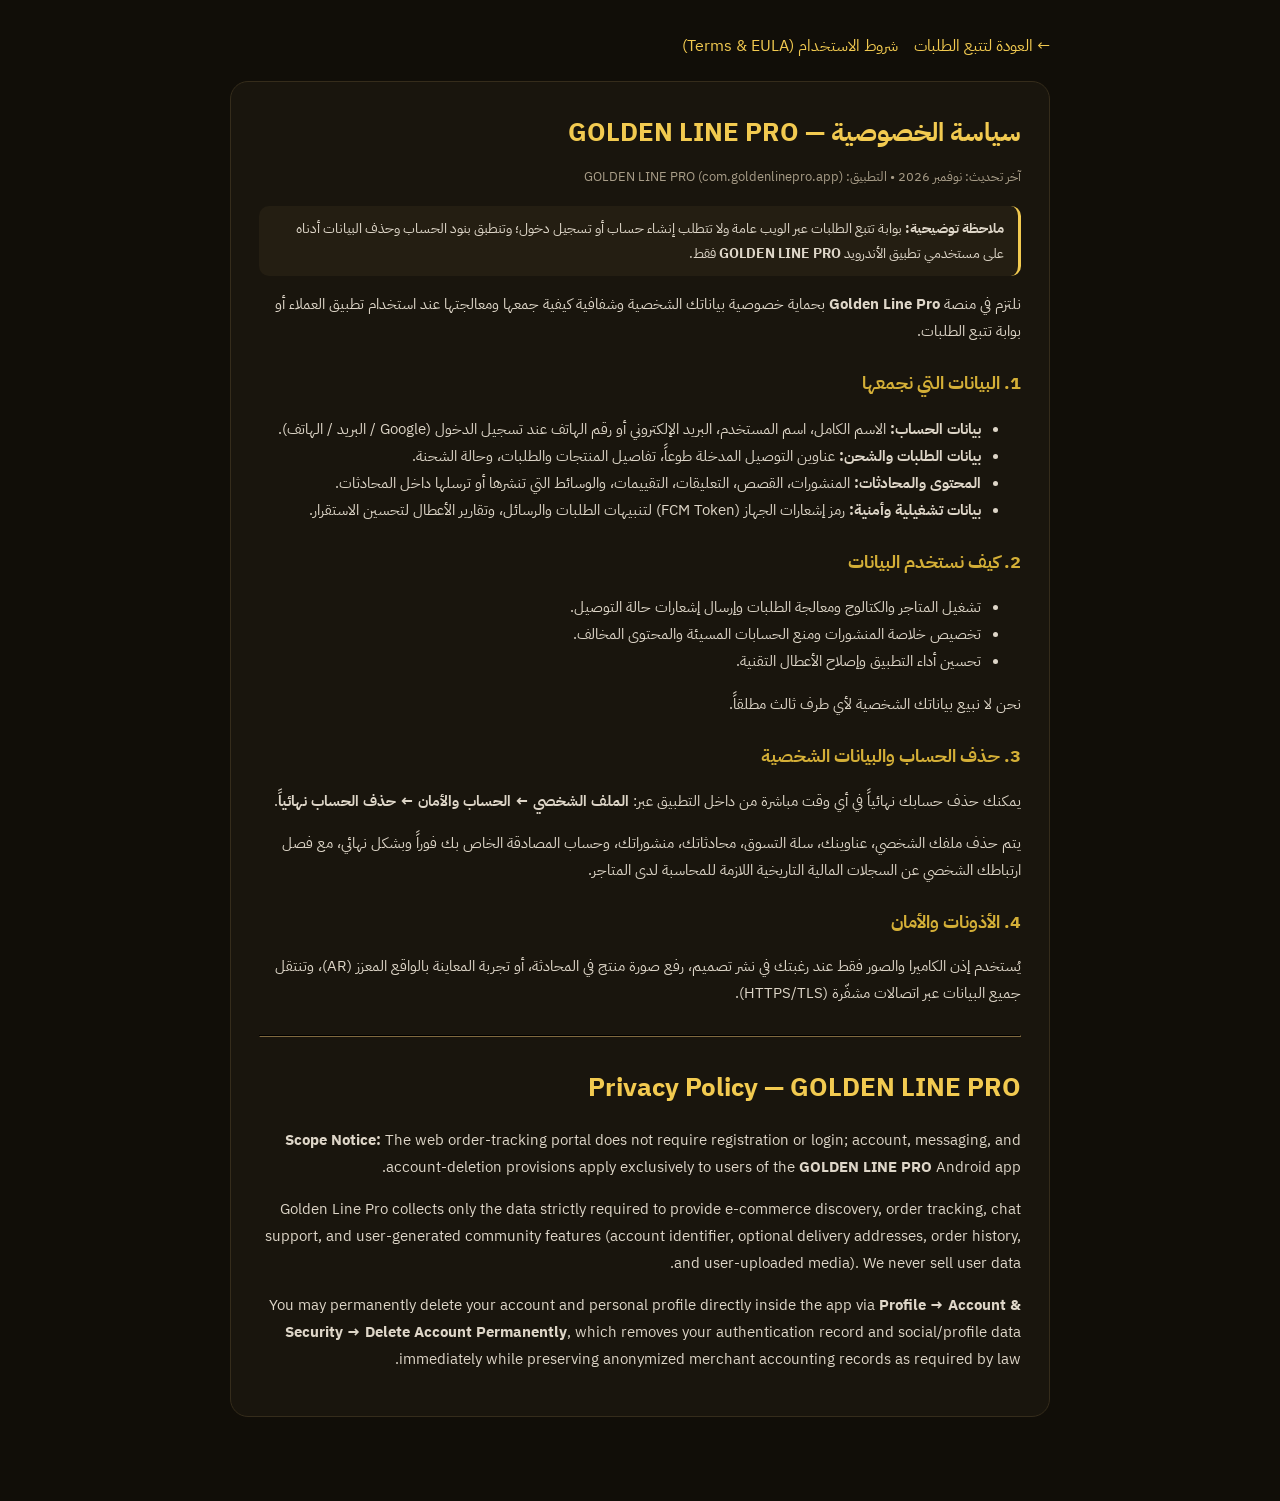
<file: public/privacy.html>
<!DOCTYPE html>
<html dir="rtl" lang="ar" class="dark">
<head>
  <meta charset="UTF-8">
  <meta name="viewport" content="width=device-width, initial-scale=1.0">
  <title>سياسة الخصوصية | GOLDEN LINE PRO</title>
  <link rel="icon" type="image/png" href="/ic_logo_golden.png">
  <link href="https://fonts.googleapis.com/css2?family=IBM+Plex+Sans+Arabic:wght@400;500;600;700&display=swap" rel="stylesheet">
  <style>
    body { margin: 0; font-family: 'IBM Plex Sans Arabic', system-ui, sans-serif; background: #110e08; color: #f3ebde; line-height: 1.8; }
    .wrap { max-width: 820px; margin: 0 auto; padding: 32px 20px 64px; }
    .card { background: #19150d; border: 1px solid #352c1b; border-radius: 18px; padding: 28px; margin-bottom: 20px; }
    h1 { color: #f2ca50; font-size: 26px; margin: 0 0 8px; }
    h2 { color: #d4af37; font-size: 18px; margin: 22px 0 8px; }
    p, li { color: #ded6c8; font-size: 15px; }
    .meta { color: #a89d88; font-size: 13px; margin-bottom: 18px; }
    a { color: #f2ca50; text-decoration: none; }
    a:hover { text-decoration: underline; }
    .nav { display: flex; gap: 16px; margin-bottom: 20px; flex-wrap: wrap; }
  </style>
</head>
<body>
  <div class="wrap">
    <div class="nav">
      <a href="/">← العودة لتتبع الطلبات</a>
      <a href="/terms">شروط الاستخدام (Terms & EULA)</a>
    </div>
    <div class="card">
      <h1>سياسة الخصوصية — GOLDEN LINE PRO</h1>
      <div class="meta">آخر تحديث: نوفمبر 2026 • التطبيق: GOLDEN LINE PRO (com.goldenlinepro.app)</div>
      <p style="background:#241e12;border-right:3px solid #f2ca50;padding:10px 14px;border-radius:10px;font-size:14px;"><strong>ملاحظة توضيحية:</strong> بوابة تتبع الطلبات عبر الويب عامة ولا تتطلب إنشاء حساب أو تسجيل دخول؛ وتنطبق بنود الحساب وحذف البيانات أدناه على مستخدمي تطبيق الأندرويد <strong>GOLDEN LINE PRO</strong> فقط.</p>
      <p>نلتزم في منصة <strong>Golden Line Pro</strong> بحماية خصوصية بياناتك الشخصية وشفافية كيفية جمعها ومعالجتها عند استخدام تطبيق العملاء أو بوابة تتبع الطلبات.</p>

      <h2>1. البيانات التي نجمعها</h2>
      <ul>
        <li><strong>بيانات الحساب:</strong> الاسم الكامل، اسم المستخدم، البريد الإلكتروني أو رقم الهاتف عند تسجيل الدخول (Google / البريد / الهاتف).</li>
        <li><strong>بيانات الطلبات والشحن:</strong> عناوين التوصيل المدخلة طوعاً، تفاصيل المنتجات والطلبات، وحالة الشحنة.</li>
        <li><strong>المحتوى والمحادثات:</strong> المنشورات، القصص، التعليقات، التقييمات، والوسائط التي تنشرها أو ترسلها داخل المحادثات.</li>
        <li><strong>بيانات تشغيلية وأمنية:</strong> رمز إشعارات الجهاز (FCM Token) لتنبيهات الطلبات والرسائل، وتقارير الأعطال لتحسين الاستقرار.</li>
      </ul>

      <h2>2. كيف نستخدم البيانات</h2>
      <ul>
        <li>تشغيل المتاجر والكتالوج ومعالجة الطلبات وإرسال إشعارات حالة التوصيل.</li>
        <li>تخصيص خلاصة المنشورات ومنع الحسابات المسيئة والمحتوى المخالف.</li>
        <li>تحسين أداء التطبيق وإصلاح الأعطال التقنية.</li>
      </ul>
      <p>نحن لا نبيع بياناتك الشخصية لأي طرف ثالث مطلقاً.</p>

      <h2>3. حذف الحساب والبيانات الشخصية</h2>
      <p>يمكنك حذف حسابك نهائياً في أي وقت مباشرة من داخل التطبيق عبر: <strong>الملف الشخصي &larr; الحساب والأمان &larr; حذف الحساب نهائياً</strong>.</p>
      <p>يتم حذف ملفك الشخصي، عناوينك، سلة التسوق، محادثاتك، منشوراتك، وحساب المصادقة الخاص بك فوراً وبشكل نهائي، مع فصل ارتباطك الشخصي عن السجلات المالية التاريخية اللازمة للمحاسبة لدى المتاجر.</p>

      <h2>4. الأذونات والأمان</h2>
      <p>يُستخدم إذن الكاميرا والصور فقط عند رغبتك في نشر تصميم، رفع صورة منتج في المحادثة، أو تجربة المعاينة بالواقع المعزز (AR)، وتنتقل جميع البيانات عبر اتصالات مشفّرة (HTTPS/TLS).</p>

      <hr style="border-color:#2d2516;margin:28px 0;">
      <h1>Privacy Policy — GOLDEN LINE PRO</h1>
      <p><strong>Scope Notice:</strong> The web order-tracking portal does not require registration or login; account, messaging, and account-deletion provisions apply exclusively to users of the <strong>GOLDEN LINE PRO</strong> Android app.</p>
      <p>Golden Line Pro collects only the data strictly required to provide e-commerce discovery, order tracking, chat support, and user-generated community features (account identifier, optional delivery addresses, order history, and user-uploaded media). We never sell user data.</p>
      <p>You may permanently delete your account and personal profile directly inside the app via <strong>Profile &rarr; Account &amp; Security &rarr; Delete Account Permanently</strong>, which removes your authentication record and social/profile data immediately while preserving anonymized merchant accounting records as required by law.</p>
    </div>
  </div>
</body>
</html>
</file>
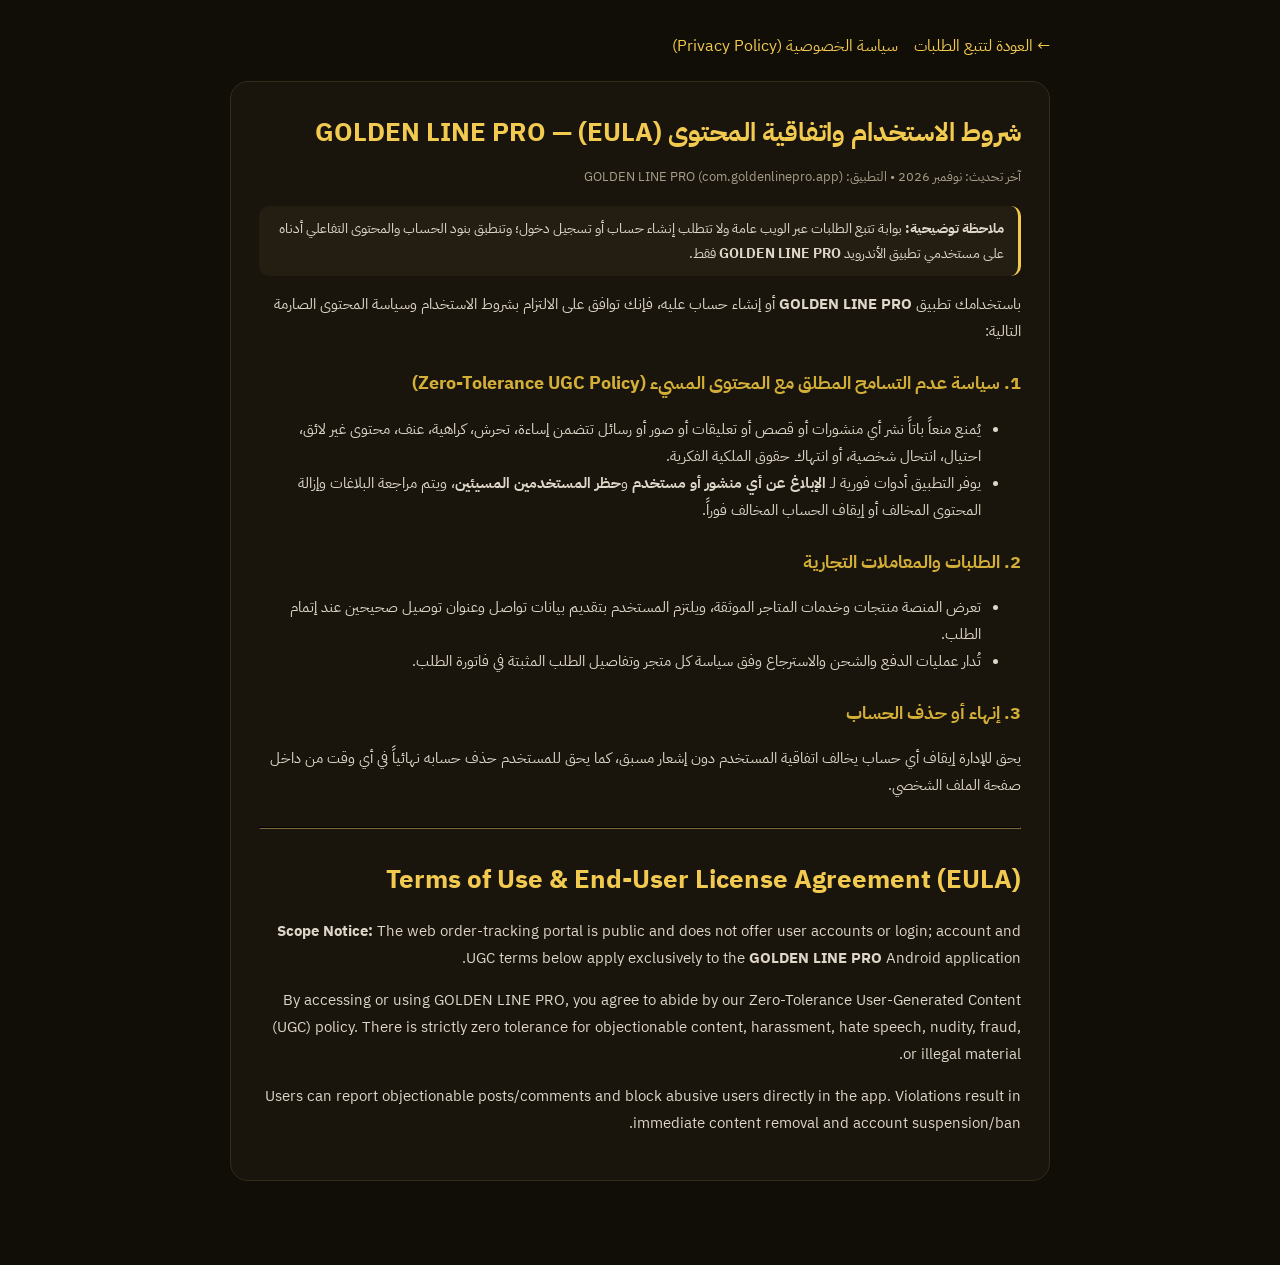
<file: public/terms.html>
<!DOCTYPE html>
<html dir="rtl" lang="ar" class="dark">
<head>
  <meta charset="UTF-8">
  <meta name="viewport" content="width=device-width, initial-scale=1.0">
  <title>شروط الاستخدام ومحتوى المستخدمين | GOLDEN LINE PRO</title>
  <link rel="icon" type="image/png" href="/ic_logo_golden.png">
  <link href="https://fonts.googleapis.com/css2?family=IBM+Plex+Sans+Arabic:wght@400;500;600;700&display=swap" rel="stylesheet">
  <style>
    body { margin: 0; font-family: 'IBM Plex Sans Arabic', system-ui, sans-serif; background: #110e08; color: #f3ebde; line-height: 1.8; }
    .wrap { max-width: 820px; margin: 0 auto; padding: 32px 20px 64px; }
    .card { background: #19150d; border: 1px solid #352c1b; border-radius: 18px; padding: 28px; margin-bottom: 20px; }
    h1 { color: #f2ca50; font-size: 26px; margin: 0 0 8px; }
    h2 { color: #d4af37; font-size: 18px; margin: 22px 0 8px; }
    p, li { color: #ded6c8; font-size: 15px; }
    .meta { color: #a89d88; font-size: 13px; margin-bottom: 18px; }
    a { color: #f2ca50; text-decoration: none; }
    a:hover { text-decoration: underline; }
    .nav { display: flex; gap: 16px; margin-bottom: 20px; flex-wrap: wrap; }
  </style>
</head>
<body>
  <div class="wrap">
    <div class="nav">
      <a href="/">← العودة لتتبع الطلبات</a>
      <a href="/privacy">سياسة الخصوصية (Privacy Policy)</a>
    </div>
    <div class="card">
      <h1>شروط الاستخدام واتفاقية المحتوى (EULA) — GOLDEN LINE PRO</h1>
      <div class="meta">آخر تحديث: نوفمبر 2026 • التطبيق: GOLDEN LINE PRO (com.goldenlinepro.app)</div>
      <p style="background:#241e12;border-right:3px solid #f2ca50;padding:10px 14px;border-radius:10px;font-size:14px;"><strong>ملاحظة توضيحية:</strong> بوابة تتبع الطلبات عبر الويب عامة ولا تتطلب إنشاء حساب أو تسجيل دخول؛ وتنطبق بنود الحساب والمحتوى التفاعلي أدناه على مستخدمي تطبيق الأندرويد <strong>GOLDEN LINE PRO</strong> فقط.</p>
      <p>باستخدامك تطبيق <strong>GOLDEN LINE PRO</strong> أو إنشاء حساب عليه، فإنك توافق على الالتزام بشروط الاستخدام وسياسة المحتوى الصارمة التالية:</p>

      <h2>1. سياسة عدم التسامح المطلق مع المحتوى المسيء (Zero-Tolerance UGC Policy)</h2>
      <ul>
        <li>يُمنع منعاً باتاً نشر أي منشورات أو قصص أو تعليقات أو صور أو رسائل تتضمن إساءة، تحرش، كراهية، عنف، محتوى غير لائق، احتيال، انتحال شخصية، أو انتهاك حقوق الملكية الفكرية.</li>
        <li>يوفر التطبيق أدوات فورية لـ <strong>الإبلاغ عن أي منشور أو مستخدم</strong> و<strong>حظر المستخدمين المسيئين</strong>، ويتم مراجعة البلاغات وإزالة المحتوى المخالف أو إيقاف الحساب المخالف فوراً.</li>
      </ul>

      <h2>2. الطلبات والمعاملات التجارية</h2>
      <ul>
        <li>تعرض المنصة منتجات وخدمات المتاجر الموثقة، ويلتزم المستخدم بتقديم بيانات تواصل وعنوان توصيل صحيحين عند إتمام الطلب.</li>
        <li>تُدار عمليات الدفع والشحن والاسترجاع وفق سياسة كل متجر وتفاصيل الطلب المثبتة في فاتورة الطلب.</li>
      </ul>

      <h2>3. إنهاء أو حذف الحساب</h2>
      <p>يحق للإدارة إيقاف أي حساب يخالف اتفاقية المستخدم دون إشعار مسبق، كما يحق للمستخدم حذف حسابه نهائياً في أي وقت من داخل صفحة الملف الشخصي.</p>

      <hr style="border-color:#2d2516;margin:28px 0;">
      <h1>Terms of Use & End-User License Agreement (EULA)</h1>
      <p><strong>Scope Notice:</strong> The web order-tracking portal is public and does not offer user accounts or login; account and UGC terms below apply exclusively to the <strong>GOLDEN LINE PRO</strong> Android application.</p>
      <p>By accessing or using GOLDEN LINE PRO, you agree to abide by our Zero-Tolerance User-Generated Content (UGC) policy. There is strictly zero tolerance for objectionable content, harassment, hate speech, nudity, fraud, or illegal material.</p>
      <p>Users can report objectionable posts/comments and block abusive users directly in the app. Violations result in immediate content removal and account suspension/ban.</p>
    </div>
  </div>
</body>
</html>
</file>
